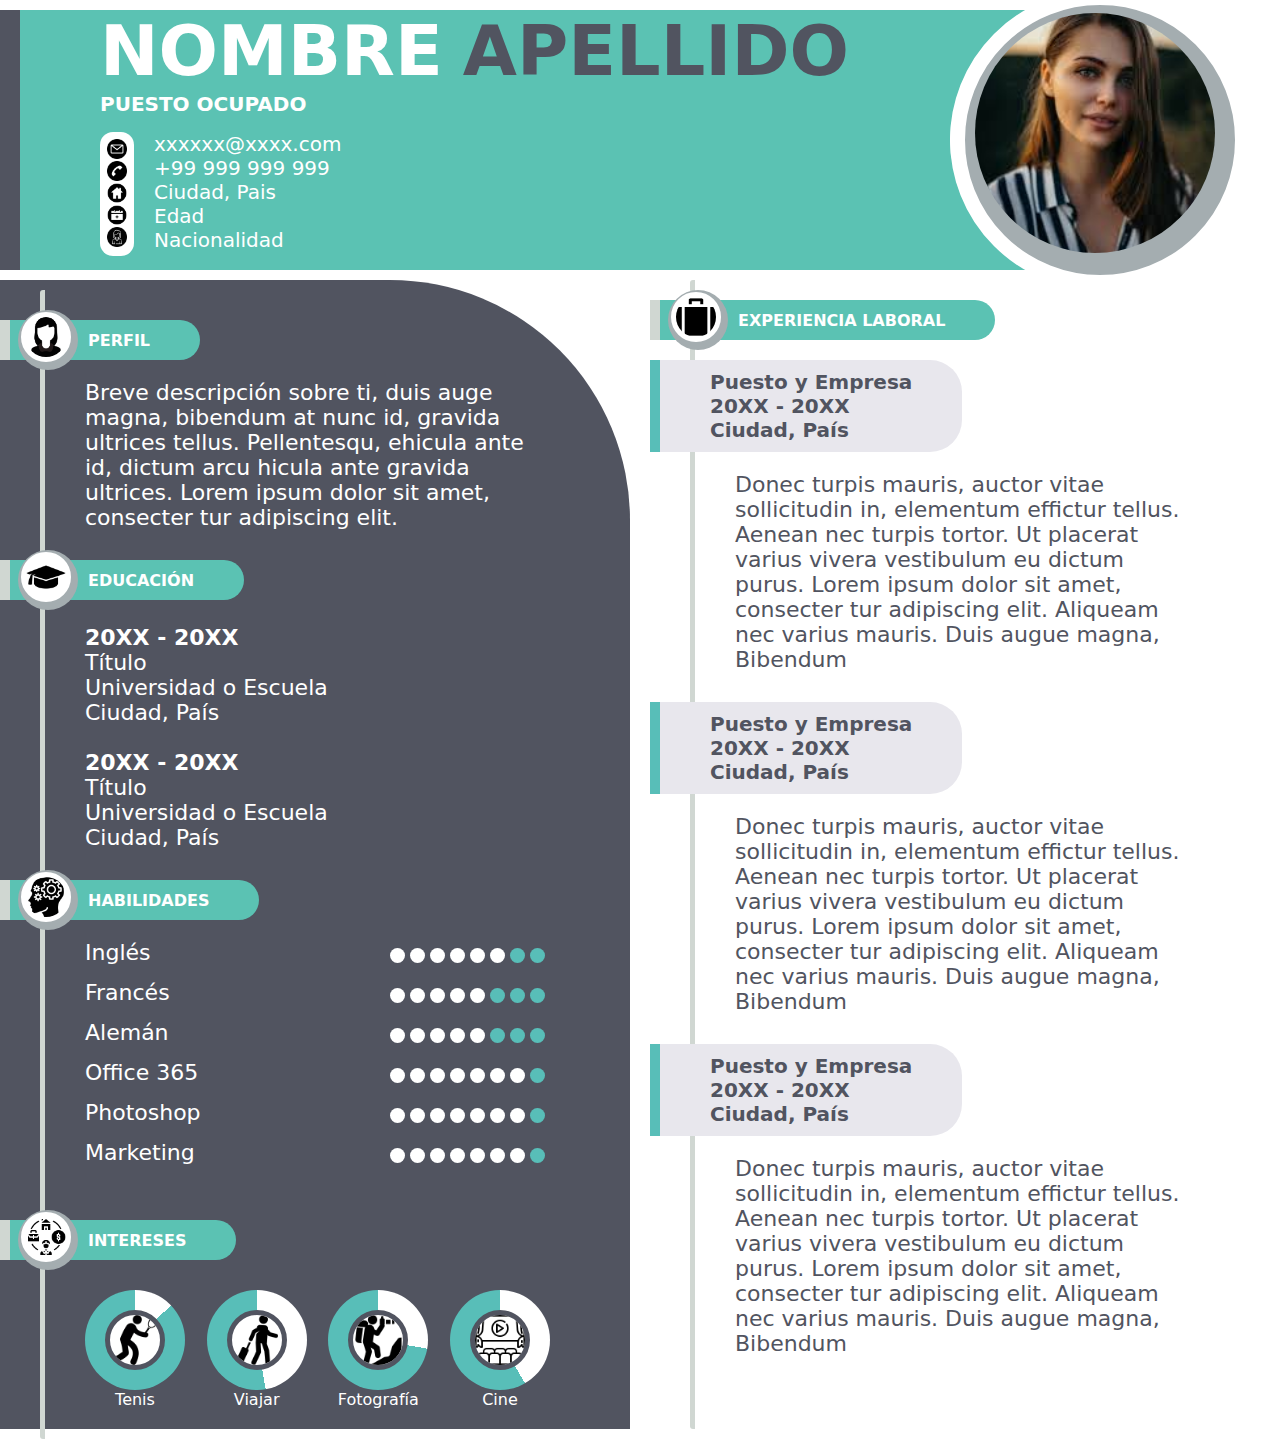
<file: index.html>
<!DOCTYPE html>
<html lang="en">
<head>
    <meta charset="UTF-8">
    <meta http-equiv="X-UA-Compatible" content="IE=edge">
    <meta name="viewport" content="width=device-width, initial-scale=1.0">
    <title>Portafolio</title>
    <link rel="stylesheet" href="styles.css">
</head>
<body>
    <section class="first-section">
        <header>
            <div>
                <div class="header-info">
                    <div class="title-name">
                        <p class="name">NOMBRE</p>
                        <p class="lastname">APELLIDO</p>
                    </div>
                    <p class="subtitle-name">PUESTO OCUPADO</p>
                    <div class="header-content">
                        <div class="icons">
                            <img src="email.png">
                            <img src="numero.png">
                            <img src="ciudad-pais.png">
                            <img src="edad.png">
                            <img src="nacionalidad.png">                                    
                        </div>
                        <div class="info-list">
                            <p>xxxxxx@xxxx.com</p>
                            <p>+99 999 999 999</p>
                            <p>Ciudad, Pais</p>
                            <p>Edad</p>
                            <p>Nacionalidad</p>
                        </div>
                    </div>
                </div>
            </div>
        </header>
        <div class="white-background">
            <div class="gray-background">
                <img class="profile-photo"src="profile-photo.jpeg" alt="">
            </div>
        </div>
    </section>
    
    <main>
        <section class="right">
            <div class="line"></div>
            <div class="profile">
                <div class="item-title">
                    <div class="item-icon">
                        <img class="icon-background" src="perfil.png" alt="">
                    </div>
                    <div class="title-text">
                        PERFIL
                    </div>
                </div>
                <div class="item-text">
                    Breve descripción sobre ti, duis auge magna, bibendum at nunc id, gravida ultrices tellus.
                    Pellentesqu, ehicula ante id, dictum arcu hicula ante gravida ultrices. Lorem ipsum dolor sit amet, consecter tur adipiscing elit.
                </div>               
            </div>
            <div class="education">
                <div class="item-title">
                    <div class="item-icon">
                        <img class="icon-background" src="educacion.png" alt="">
                    </div>
                    <div class="title-text">EDUCACIÓN</div>
                </div>
                <div class="item-text">
                    <div class="item-education-text">
                        <div class="item-title-education-text">
                            20XX - 20XX
                        </div>
                        <div class="item-list-education">
                            <p>Título</p>
                            <p>Universidad o Escuela</p>
                            <p>Ciudad, País</p>
                        </div>

                    </div>
                    <div class="item-education-text">
                        <div class="item-title-education-text">
                            20XX - 20XX
                        </div>
                        <div class="item-list-education">
                            <p>Título</p>
                            <p>Universidad o Escuela</p>
                            <p>Ciudad, País</p>
                        </div>
                    </div>
                </div>
            </div>
            <div class="hability">
                <div class="item-title">
                    <div class="item-icon">
                        <img class="icon-background" src="habilidades.png" alt="">
                    </div>
                    <div class="title-text">
                        HABILIDADES
                    </div>
                </div>
                <div class="item-text item-hability">
                    <div class="item-list-hability">
                        <div class="hability-row">
                            <p>Inglés</p>
                            <div class="circle-item">
                                <div class="circle-white"></div>
                                <div class="circle-white"></div>
                                <div class="circle-white"></div>
                                <div class="circle-white"></div>
                                <div class="circle-white"></div>
                                <div class="circle-white"></div>
                                <div class="circle-blue"></div>
                                <div class="circle-blue"></div>
                            </div>
                        </div>
                        <div class="hability-row">
                            <p>Francés</p>
                            <div class="circle-item">
                                <div class="circle-white"></div>
                                <div class="circle-white"></div>
                                <div class="circle-white"></div>
                                <div class="circle-white"></div>
                                <div class="circle-white"></div>
                                <div class="circle-blue"></div>
                                <div class="circle-blue"></div>
                                <div class="circle-blue"></div>
                            </div>
                        </div>
                        <div class="hability-row">
                            <p>Alemán</p>
                            <div class="circle-item">
                                <div class="circle-white"></div>
                                <div class="circle-white"></div>
                                <div class="circle-white"></div>
                                <div class="circle-white"></div>
                                <div class="circle-white"></div>
                                <div class="circle-blue"></div>
                                <div class="circle-blue"></div>
                                <div class="circle-blue"></div>
                            </div>
                        </div>
                        <div class="hability-row">
                            <p>Office 365</p>
                            <div class="circle-item">                     
                                <div class="circle-white"></div>
                                <div class="circle-white"></div>
                                <div class="circle-white"></div>
                                <div class="circle-white"></div>
                                <div class="circle-white"></div>
                                <div class="circle-white"></div>
                                <div class="circle-white"></div>
                                <div class="circle-blue"></div>
                            </div> 
                        </div>
                        <div class="hability-row">
                            <p>Photoshop</p>
                                <div class="circle-item">                     
                                <div class="circle-white"></div>
                                <div class="circle-white"></div>
                                <div class="circle-white"></div>
                                <div class="circle-white"></div>
                                <div class="circle-white"></div>
                                <div class="circle-white"></div>
                                <div class="circle-white"></div>
                                <div class="circle-blue"></div>
                            </div>
                        </div>
                        <div class="hability-row">
                            <p>Marketing</p>
                            <div class="circle-item">
                                <div class="circle-white"></div>
                                <div class="circle-white"></div>
                                <div class="circle-white"></div>
                                <div class="circle-white"></div>
                                <div class="circle-white"></div>
                                <div class="circle-white"></div>
                                <div class="circle-white"></div>
                                <div class="circle-blue"></div>
                            </div>
                        </div>
                    </div>
                </div>               
            </div>
            <div class="profile">
                <div class="item-title">
                    <div class="item-icon">
                        <img class="icon-background" src="interests.png" alt="">
                    </div>
                    <div class="title-text">
                        INTERESES
                    </div>
                </div>
                <div class="icons-interests">
                    <div class="content-interests">
                        <div class="icons-interests-img tenis">
                            <img src="tenis.png">
                        </div>
                        <p>Tenis</p>
                    </div>
                    <div class="content-interests">
                        <div class="icons-interests-img travel">
                            <img src="viajar.png">
                        </div>
                        <p>Viajar</p>
                    </div>
                    <div class="content-interests">
                        <div class="icons-interests-img photography">
                            <img src="fotografia.png">
                        </div>
                        <p>Fotografía</p>
                    </div>
                    <div class="content-interests">
                        <div class="icons-interests-img cine">
                            <img src="cine.png">
                        </div>
                        <p>Cine</p>
                    </div>
                </div>      
            </div>
        </section>

        <section class="left">
            <div class="left-line"></div>
            <div class="experience">
                <div class="item-title">
                    <div class="item-icon">
                        <img class="icon-background" src="maletin.png" alt="">
                    </div>
                    <div class="title-text">
                        EXPERIENCIA LABORAL
                    </div>
                </div>
                </div>
                <div class="item-subtitle">
                    <p>Puesto y Empresa</p>
                    <p>20XX - 20XX</p>
                    <p>Ciudad, País</p>
                </div>
                <div class="item-subtitle-text">
                Donec turpis mauris, auctor vitae sollicitudin in, elementum effictur tellus. Aenean nec turpis tortor. Ut placerat varius vivera vestibulum eu dictum purus. Lorem ipsum dolor sit amet, consecter tur adipiscing elit. Aliqueam nec varius mauris. Duis augue magna, Bibendum
                </div>
                <div class="item-subtitle">
                        <p>Puesto y Empresa</p>
                        <p>20XX - 20XX</p>
                        <p>Ciudad, País</p>
                    </div>
                    <div class="item-subtitle-text">
                    Donec turpis mauris, auctor vitae sollicitudin in, elementum effictur tellus. Aenean nec turpis tortor. Ut placerat varius vivera vestibulum eu dictum purus. Lorem ipsum dolor sit amet, consecter tur adipiscing elit. Aliqueam nec varius mauris. Duis augue magna, Bibendum
                    </div>
                        <div class="item-subtitle">
                            <p>Puesto y Empresa</p>
                            <p>20XX - 20XX</p>
                            <p>Ciudad, País</p>
                        </div>
                        <div class="item-subtitle-text">
                        Donec turpis mauris, auctor vitae sollicitudin in, elementum effictur tellus. Aenean nec turpis tortor. Ut placerat varius vivera vestibulum eu dictum purus. Lorem ipsum dolor sit amet, consecter tur adipiscing elit. Aliqueam nec varius mauris. Duis augue magna, Bibendum
                        </div>
                    </div>
                </div>            
            </div>
        </section>

    </main>
    
</body>
</html>
</file>
<file: styles.css>
*{
    margin: 0;
    padding: 0;
}

.first-section{
    display: flex;
    justify-content: space-between;
    margin-top: 10px;
    margin-bottom: 10px;
    padding: 0 0 0 5rem;
    background-color: #5BC2B3;
    border-left: 20px solid #515460;
    position: relative;
}

header{
    color:white;
    font-family: system-ui, -apple-system, BlinkMacSystemFont, 'Segoe UI', Roboto, Oxygen, Ubuntu, Cantarell, 'Open Sans', 'Helvetica Neue', sans-serif, sans-serif;
}

.profile-photo {
    object-fit: cover;
    width: 240px;
    height: 240px;
    border-radius: 50%;
    position: absolute;
    left: 10px;
    top: 8px;
}

.title-name{
    display: flex;
    font-weight: bold;
    font-size: 70px;
}

.subtitle-name{
    margin-bottom: 1rem;
    font-size: 20px;
    font-weight: bolder;
}

.name{
    margin-right: 20px;
}

.lastname{
    color: #515460
}

main{
    display: flex;
    flex-direction: row;
    font-family: system-ui, -apple-system, BlinkMacSystemFont, 'Segoe UI', Roboto, Oxygen, Ubuntu, Cantarell, 'Open Sans', 'Helvetica Neue', sans-serif;
}

.header-content{
    display: flex;
    font-size: 20px;
}

.white-background{
    background-color: white;
    height: 260px;
    width: 330px;
    border-bottom-left-radius: 100%;
    border-top-left-radius: 100%;
}

.gray-background{
    background-color: #a4adb0;
    height: 270px;
    width: 270px;
    position: relative;
    border-radius: 100%;
    border: 15px solid white;
    bottom: 20px;
}

.icons{
    display: flex;
    flex-direction: column;
    margin-right: 20px;
    background-color: white;
    padding: 7px;
    border-radius: 13px;
}

.icons img{
    width: 20px;
    height: 20px;
    margin-bottom: 2px;
}

.right{
    background-color: #515460;
    border-top-right-radius: 15rem;
    width: 50vw;
    height: auto;
    color: #fff;
    position: relative;
    padding: 10px 0px 10px 0px;

}

.line{
    width: 5px;
    height: 100%;
    border-left: 5px solid #D0D7D2;
    position: absolute;
    left: 40px;
    border-radius: 3px 3px 3px 3px;
    z-index: 0;
}

.profile{
    margin-top: 30px;
}

.item-title{
    background-color: #5BC2B3;
    padding: 0px 50px 0px 8px;
    font-weight: bold;
    width: fit-content;
    border-radius: 0px 2rem 2rem 0px;
    margin: 20px 0px 20px 0px;
    border-left: 10px solid #D0D7D2;
    color: white;
    display: flex;
    height: 40px;
    align-items: center;
}

.item-text{
    padding: 0px 80px 10px 85px;
    font-size: 22px;
}

.item-icon{
    background-color: #a4adb0;
    height: 60px;
    width: 60px;
    position: relative;
    border-radius: 100%;
    margin-right: 10px;
}

.icon-background{
    background-color: white;
    border: 5px solid white;
    border-radius: 100%;
}

.item-title-education-text{
    font-weight: bolder ;
    margin-top: 25px;
}

.item-hability p{
    margin-bottom: 15px;
}

.item-hability{
    display: flex;
}

.item-list-hability{
    width: 100%;
}

.hability-row{
    display:flex;
    flex-direction: row;
    justify-content: space-between;
    width: 100%;
}

.item-icon img{
    width: 40px;
    height: 40px;
    position: absolute;
    left: 3px;
    top: 2px;
}

.item-subtitle{
    color: #515460;
    background-color: #E8E7ED;
    padding: 10px 50px 10px 50px;
    font-weight: bold;
    font-size: 20px;
    width: fit-content;
    border-radius: 0px 2rem 2rem 0px;
    margin: 20px 0px 20px 0px;
    border-left: 10px solid #58BEB8;
}

.icons-interests{
    padding: 0px 80px 10px 85px;
    display: flex;
    justify-content: space-between;
}

.icons-interests img{
    width: 50px;
    height: 50px;
    background-color: white;
    border-radius: 50%;
    border: 5px solid #515460;
}

.icons-interests-img{
    width: 100px;
    height: 100px;
    display: flex;
    flex-direction: column;
    justify-content: center;
    align-items: center;
    border-radius: 50%;
}

.tenis{
    background: conic-gradient(white 46deg, #58BEB8 0deg);
}

.travel{
    background: conic-gradient(white 170deg, #58BEB8 0deg);
}

.photography{
    background: conic-gradient(white 100deg, #58BEB8 0deg );
}

.cine{
    background: conic-gradient(white 150deg, #58BEB8 0deg);
}

.content-interests{
    text-align: center;
    margin-top: 10px;
}

.left{
    width: 50vw;
    margin-left: 20px;
    position: relative;
}

.item-subtitle-text{
    padding: 0px 80px 10px 85px;
    font-size: 22px;
    color: #515460;
}

.left-line{
    width: 5px;
    height: 100%;
    border-left: 5px solid #D0D7D2;
    position: absolute;
    left: 40px;
    border-radius: 3px 3px 3px 3px;
    z-index: -1;
}

.circle-item{
    display: flex;
    margin-top: 8px;
}

.circle-white{
    background-color: white;
    width: 15px;
    height: 15px;
    border-radius: 100%;
    margin-right: 5px;
}

.circle-blue{
    background-color: #58BEB8;
    width: 15px;
    height: 15px;
    border-radius: 100%;
    margin-right: 5px;
}

@media only screen and (max-width: 600px) {
    main {
      flex-direction: column;
    }

    .right{
        width: 98vw;

    }

    .left{
        width: 98vw;
        margin-left: 0px;
    }

    .title-name{
        display: flex;
        flex-direction: column;
        font-size: 30px;
        text-align: center;
    }

    .subtitle-name{
        text-align: center;
    }

    .first-section{
        padding-left: 10px;
        display: flex;
        flex-direction: column;
    }

    .profile-photo{
        width: 200px;
        height: 200px;
    }

    .gray-background{
        width: 240px;
        height: 240px;
    }

    .white-background{
        background-color: #58BEB8;
        text-align: center;
        margin-top: 40px;
        width: 100%;
        display: flex;
        justify-content: center;
    }

    .header-content{
        display: flex;
        flex-direction: row;
        justify-content: center;
    }

    .hability-row{
        flex-direction: column;
        margin-bottom: 30px;
    }

    .item-hability p{
        margin-bottom: 0px;
    }

    .icons-interests{
        flex-wrap: wrap;

    }


}
</file>
